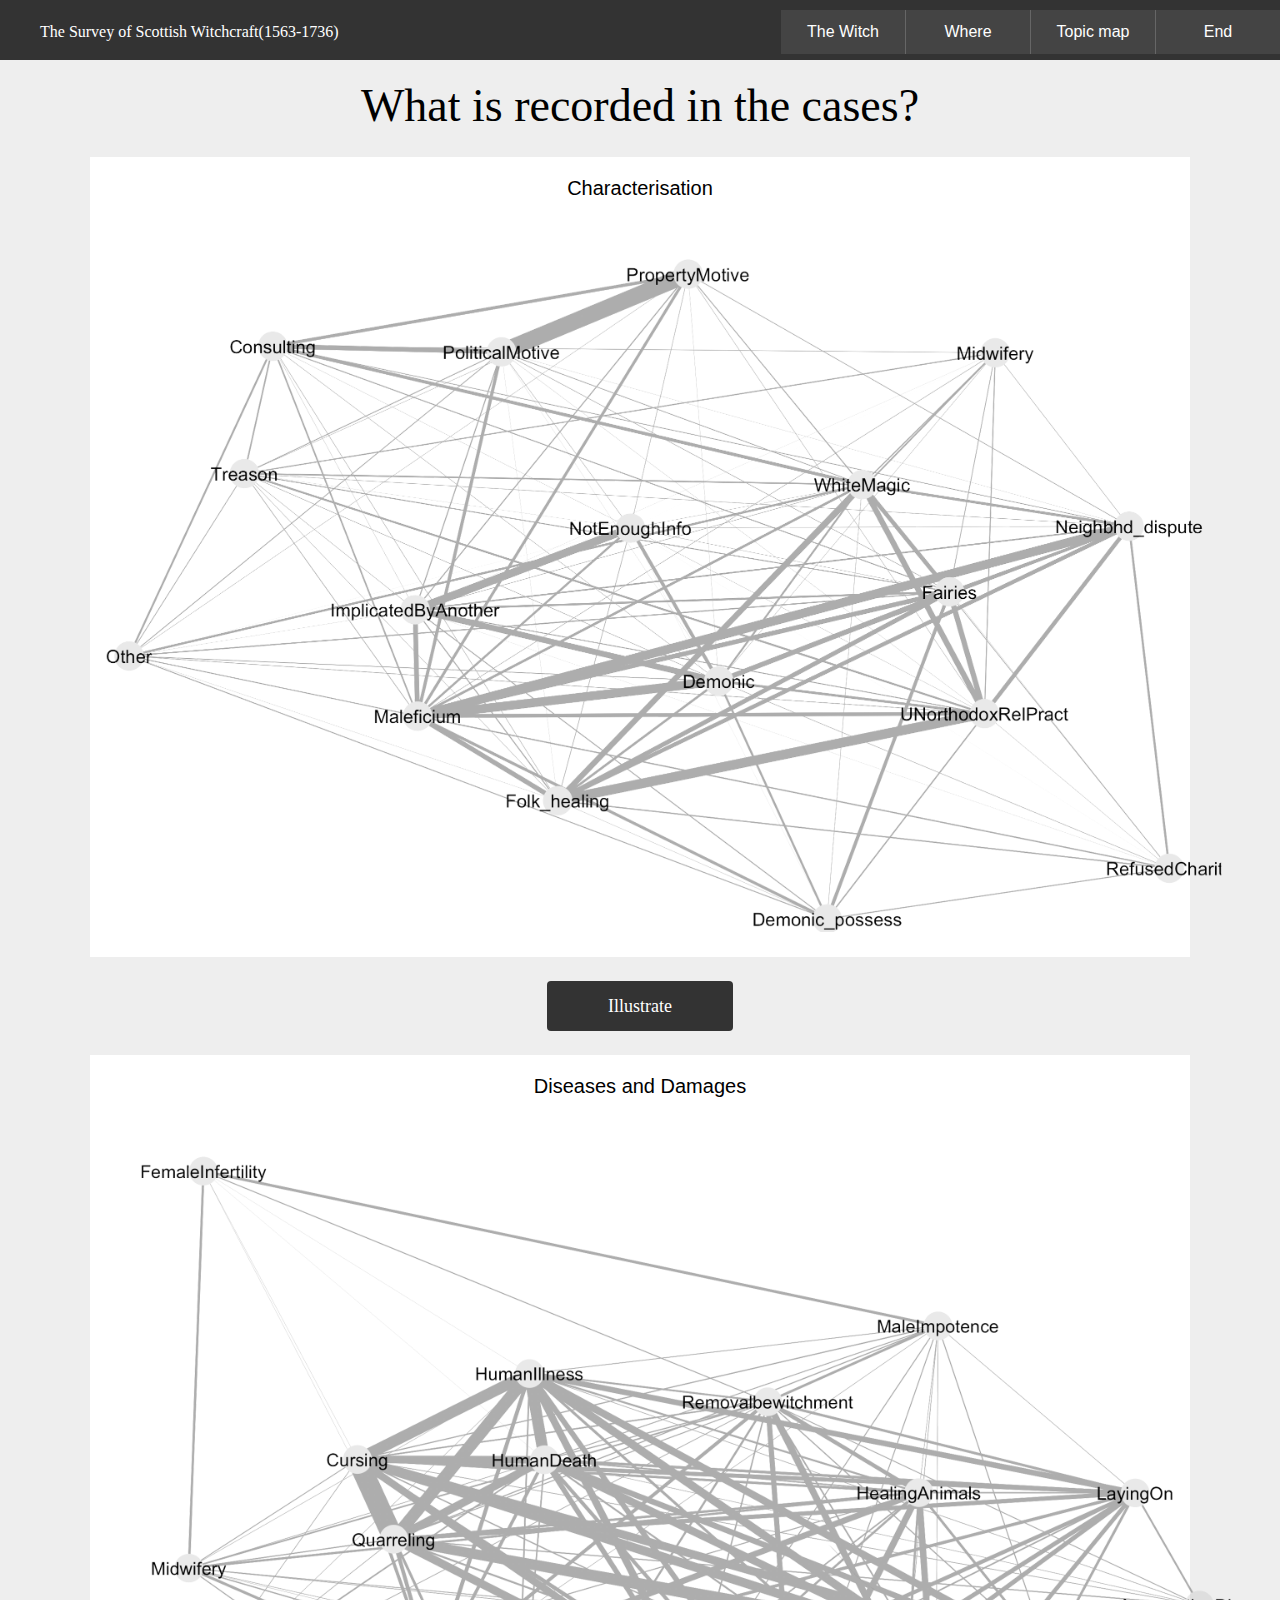
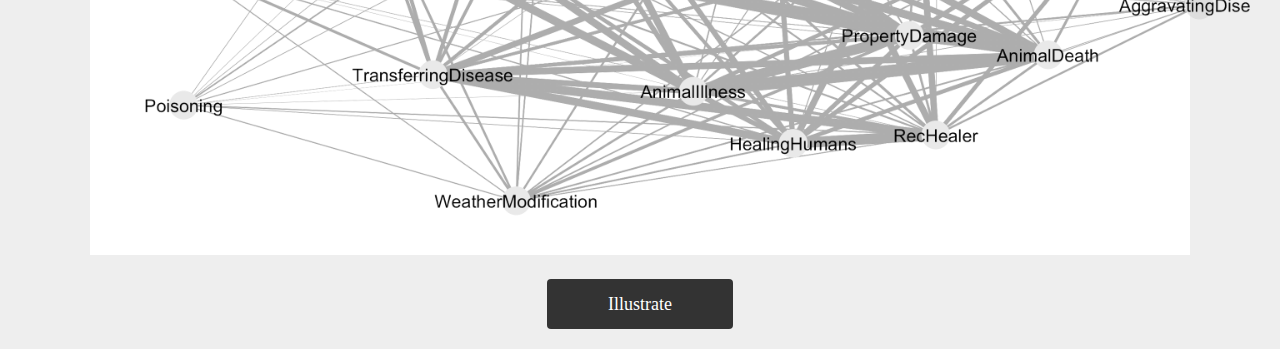
<file: netmap.html>
<!DOCTYPE html>
<html lang="en">

<head>
	<meta charset="UTF-8">
	<meta name="viewport" content="width=device-width,initial-scale=1,maximum-scale=1,user-scalable=no"/>
	<title>netmap</title>
	<script type="text/javascript" src="./js/jquery-3.1.0.js"></script>
	<link rel="stylesheet" href="css/normalize.css" type="text/css"/>
	<link rel="stylesheet" href="css/mystyle.css" type="text/css"/>



</head>
<body>
<nav class="nav">
	<ul>
		<!-- <li><a href="https://www.shca.ed.ac.uk/Research/witches/">Related Website</a></li> -->
		<li><a href="./end.html">End</a></li>
		<li><a href="./netmap.html">Topic map</a></li>
		<li><a href="./where.html">Where</a></li>
		<li><a href="./index.html">The Witch</a></li>
		<li id="title_icon">The Survey of Scottish Witchcraft(1563-1736)</li>
	</ul>
</nav>


<div class="title">
	What is recorded in the cases?
</div>

<div class="page_net">

<div class="net_title">
	Characterisation
</div>

<div style="position: absolute;">
 <img src="img/Topic_net_illu.png" alt="topic" width = 1200 id = "illu1"/>
  </div>
    <img src="img/topic_net_plain.png" width = 1200 id = "netmap"/>
</div>

<input type="button" value="Illustrate" class="myButton" id="button1">

	



<div class="page_net">
<div class="net_title">
	Diseases and Damages
</div>
 <div style="position: absolute;">
 <img src="img/disease_damage_illustrate.png" width = 1200 id = "illu2"/>
 </div>
 <img src="img/disease_damage.png" alt="topic" width = 1200 id = "netmap"/>
</div>


<input type="button" value="Illustrate" class="myButton" id="button2">
<script type="text/javascript" src="./js/netmap.js"></script>
</body>
</html>
</file>
<file: css/mystyle.css>
*{
	font-family: Helvetica,'Century Gothic','arial unicode ms';
}

body {
	display: block;
	background-color: #eee;

}

a {
	text-decoration: none;
	color: #fff;
}

a:active {
	background-color: #229;
}

.clearfix:after {
	clear: both;
	display: table;
	content: ".";
	visibility: hidden;
}

nav {
	display: block;
	width: 100%;
	height: 60px;
	background-color: #333;
	overflow: hidden;
}

nav ul{
	margin-top: 10px;
}

nav ul li {
	float: right;
	display: block;
	width: 10%;
	height: 44px;
	line-height: 44px;
	text-align: center;
	background-color: #444;
}

nav ul li+li {
	border-right: 1px solid #666;
}

table.data {
	position: absolute;
	top: 30px;
	left: 36%;

}


table.data>td {
	width: 300px;
}


.page {
	position: relative;
	margin: 24px auto;
	width: 86%;
	height: 700px;
	background-color: #fff;
	font-size: 20px
}
.page_net {
	position: relative;
	margin: 24px auto;
	width: 86%;
	height: 800px;
	background-color: #fff;
	font-size: 20px
}




.title{
		font-family:  "Apple Chancery";
		font-size: 46px;
		text-align: center;
		margin-top: 20px;
}
.range_bar{
	margin:auto;
	width:300px;
	height:20px;
}

.myButton {
	display: block;
	margin:20px auto;
	width: 186px;
	height: 50px;
	border-radius: 4px;
	border: 0;
	background-color: #333;
	color: #fff;
	font-size: 18px;
	font-family: 'Century Gothic';
}


.net_title {
	text-align: center;
	width: 30%;
	position: relative;
	margin: auto;
	top: 20px;

}

.myButton:hover {
	box-shadow: 5px 5px 10px rgba(160,160,160,0.5);

	zoom: 1.02;
}

.myButton:active {
	background-color: #222;
	zoom: 0.98;
}

.diceButton {
	margin: 40px,auto;
	width: 100px;
	height: 100px;
	line-height: 100px;
	background-color: #444;
	border-radius: 8px;
	border: 0;
	text-align: center;
	font-size: 66px;
	color: #fff;
}

.reference{
	width: 50%;
	position: relative;
	margin: auto;
	text-align: center;
}

#title_icon{
	float:left;
	color: #fff;
	border-right:none;
	background-color: #333;
	width: 400px;
	font-family: "Apple Chancery";
	text-align: left;
}

#illu1 {
	visibility: hidden;
}
#illu2 {
	visibility: hidden;
}

#mapid { 
	position: relative;
	height: 600px; 
	width: 700px;
	margin: auto;
	top: 6%;

}
@media screen and (max-width: 420px) {

/*change on mobile*/

}
</file>
